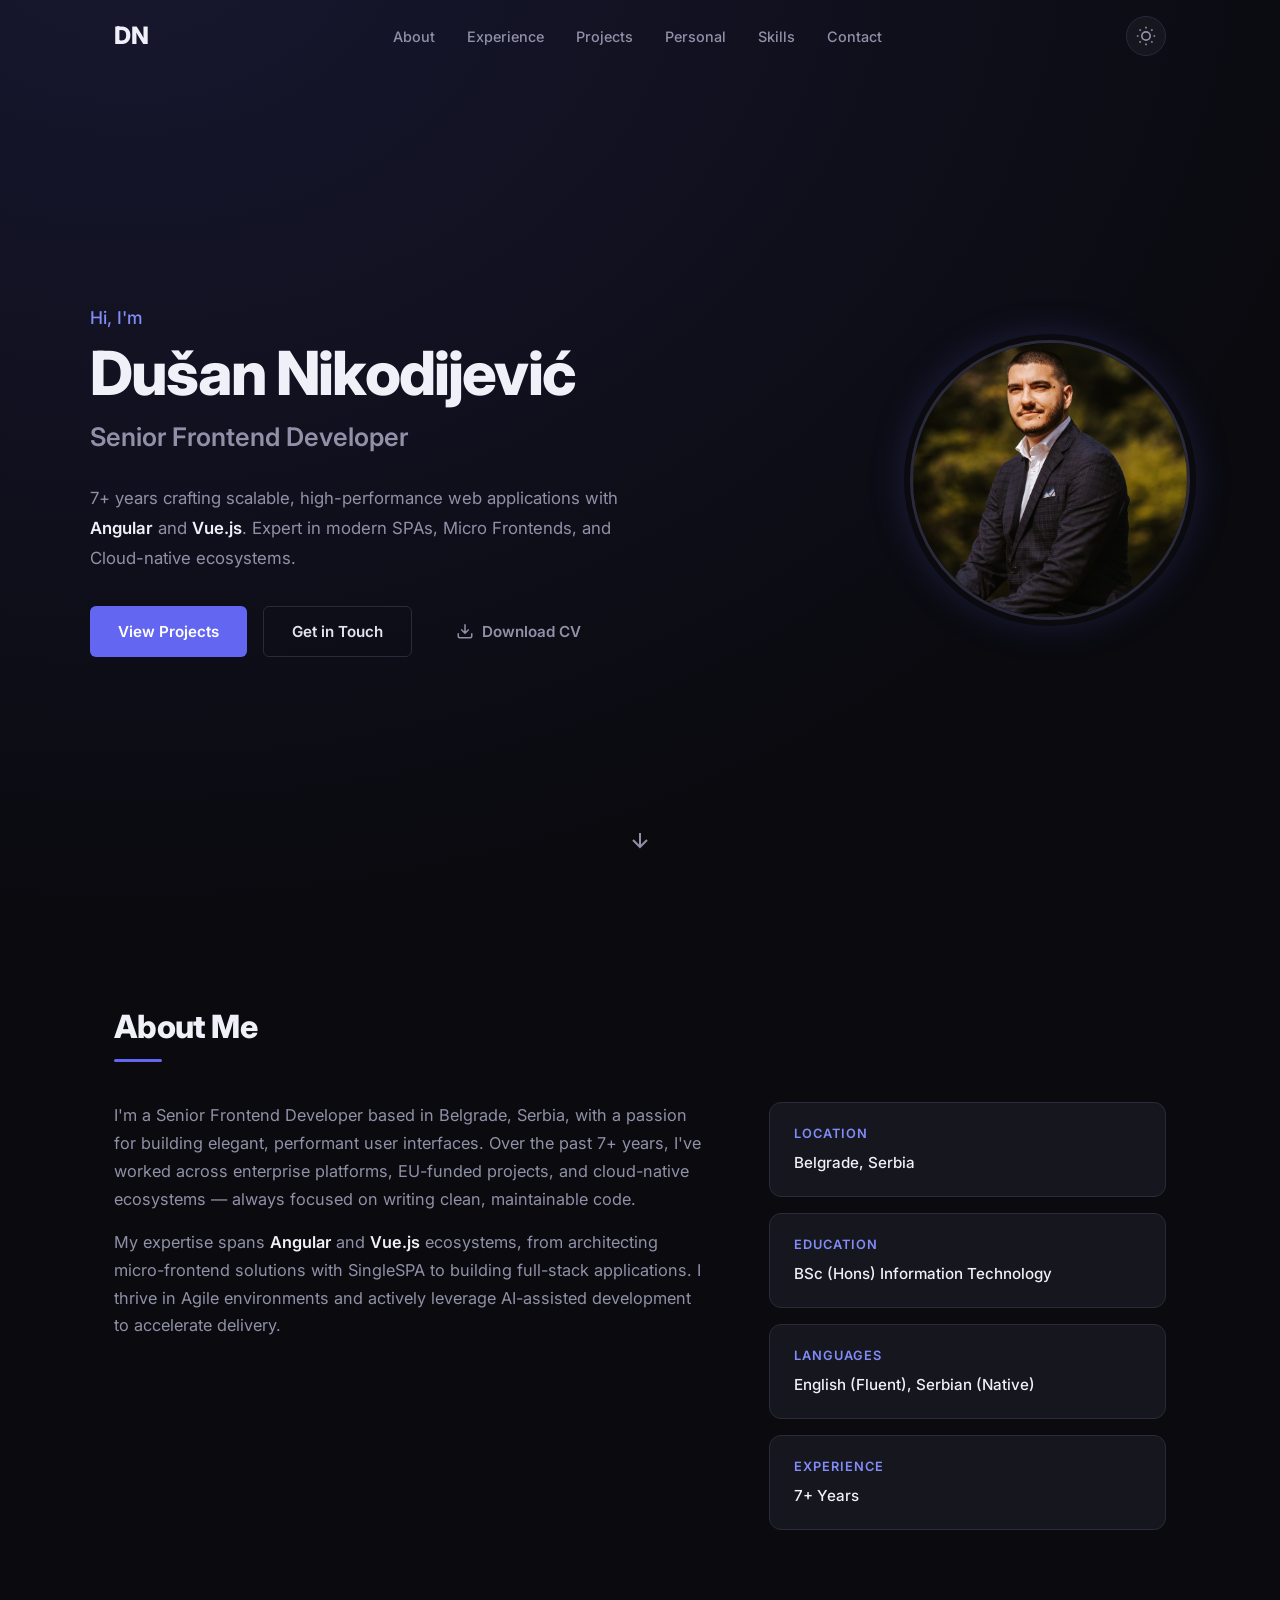
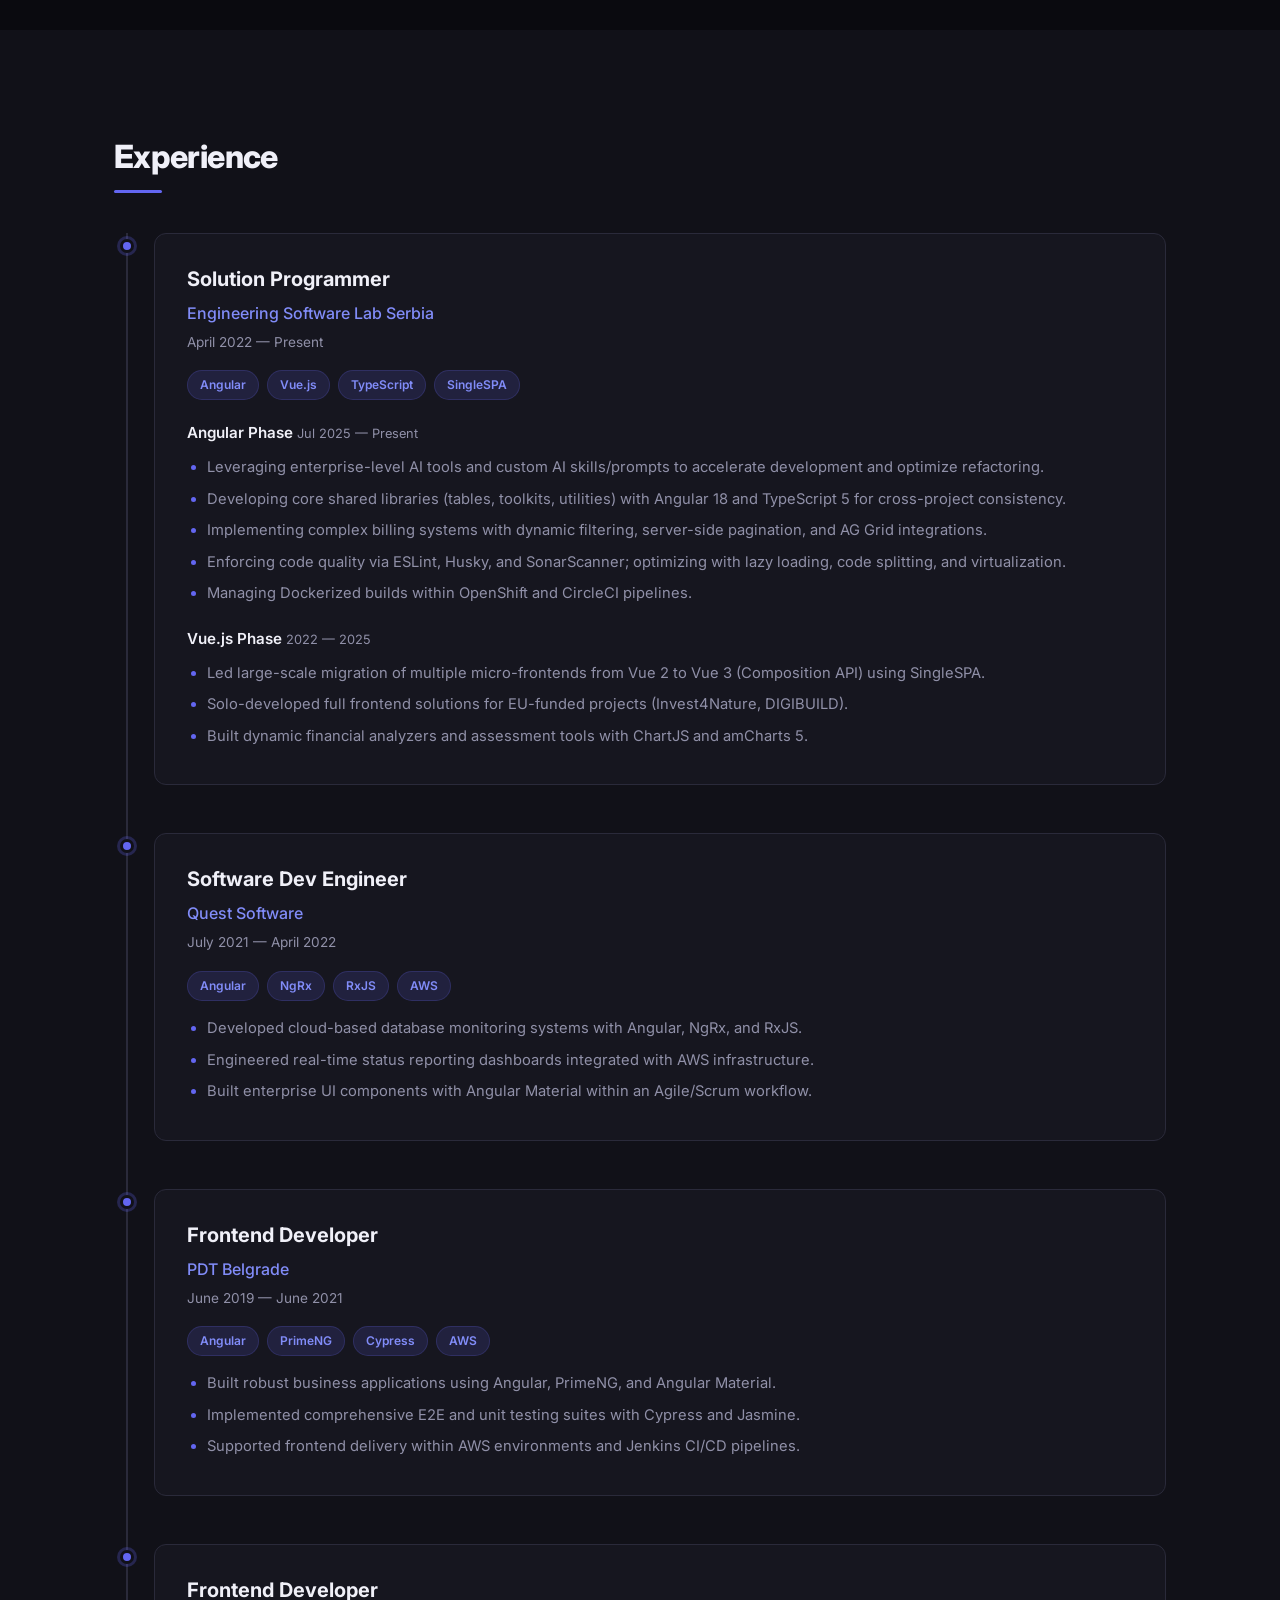
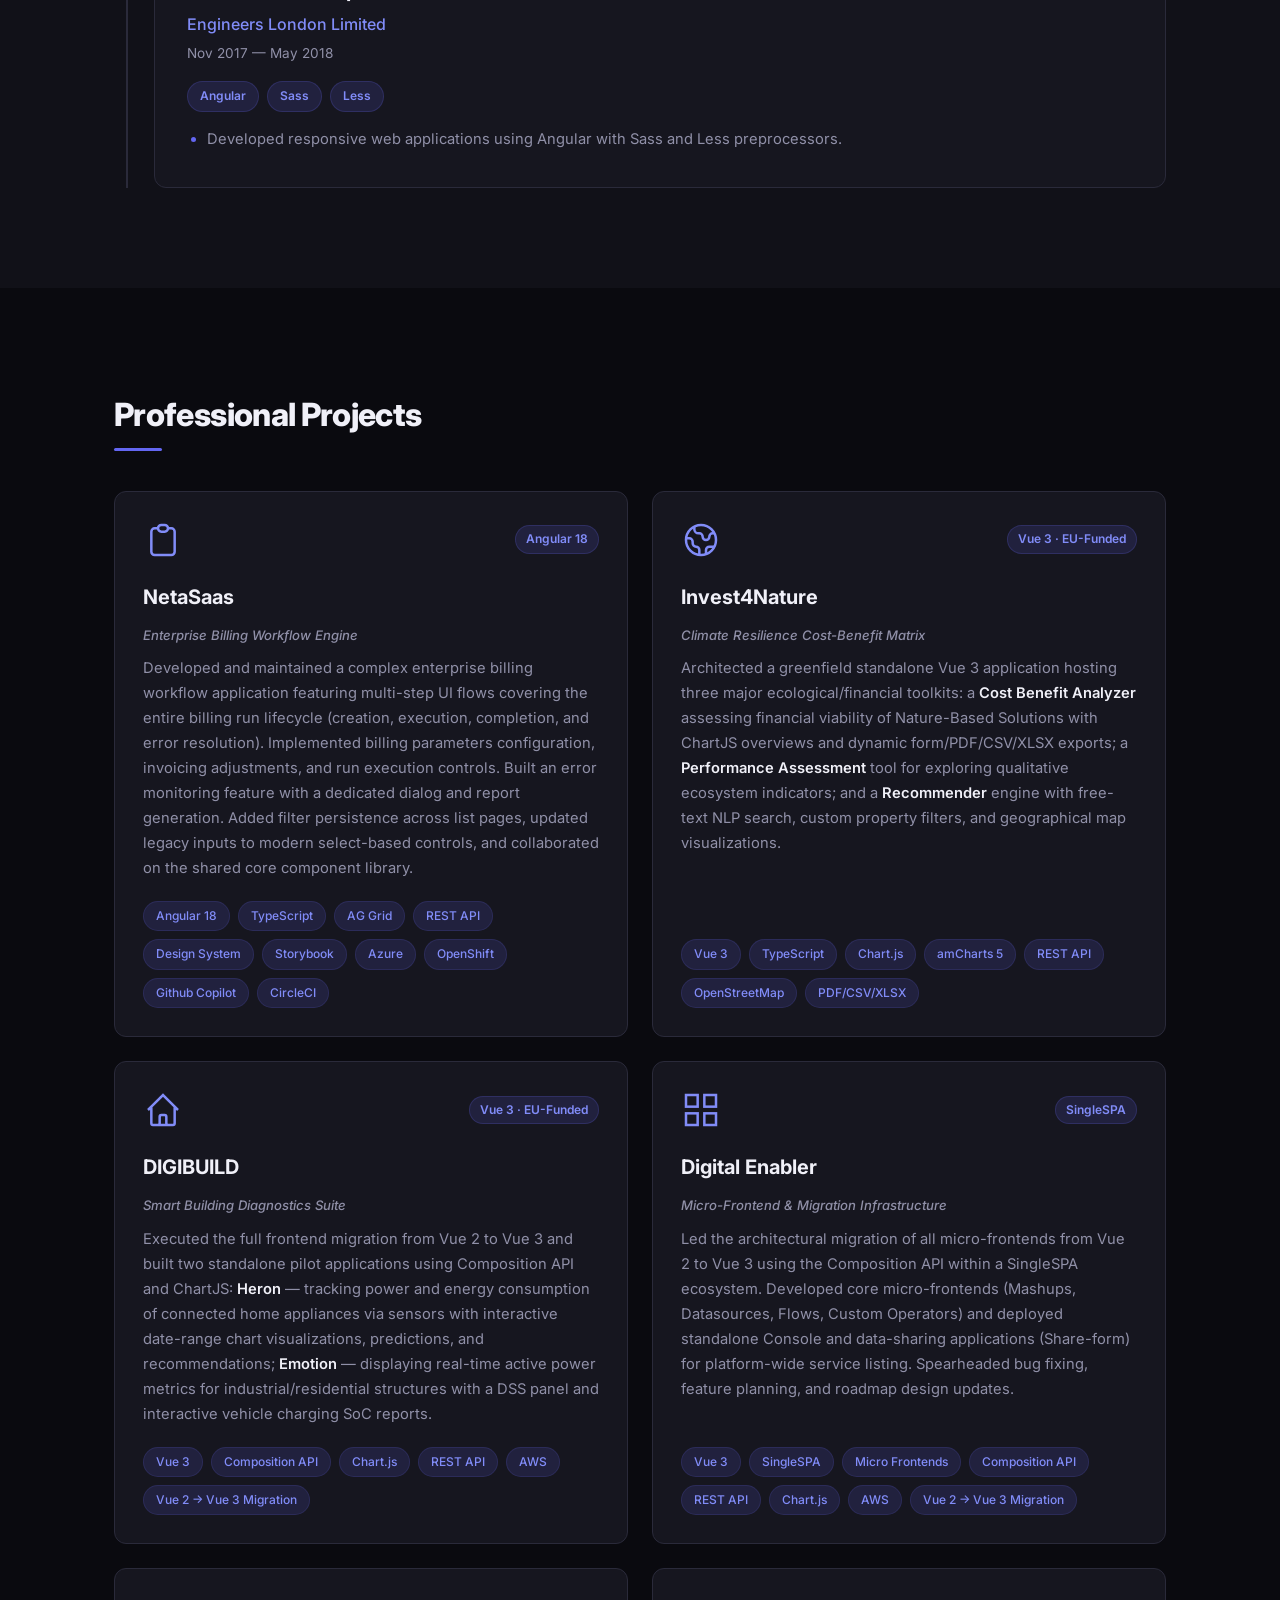
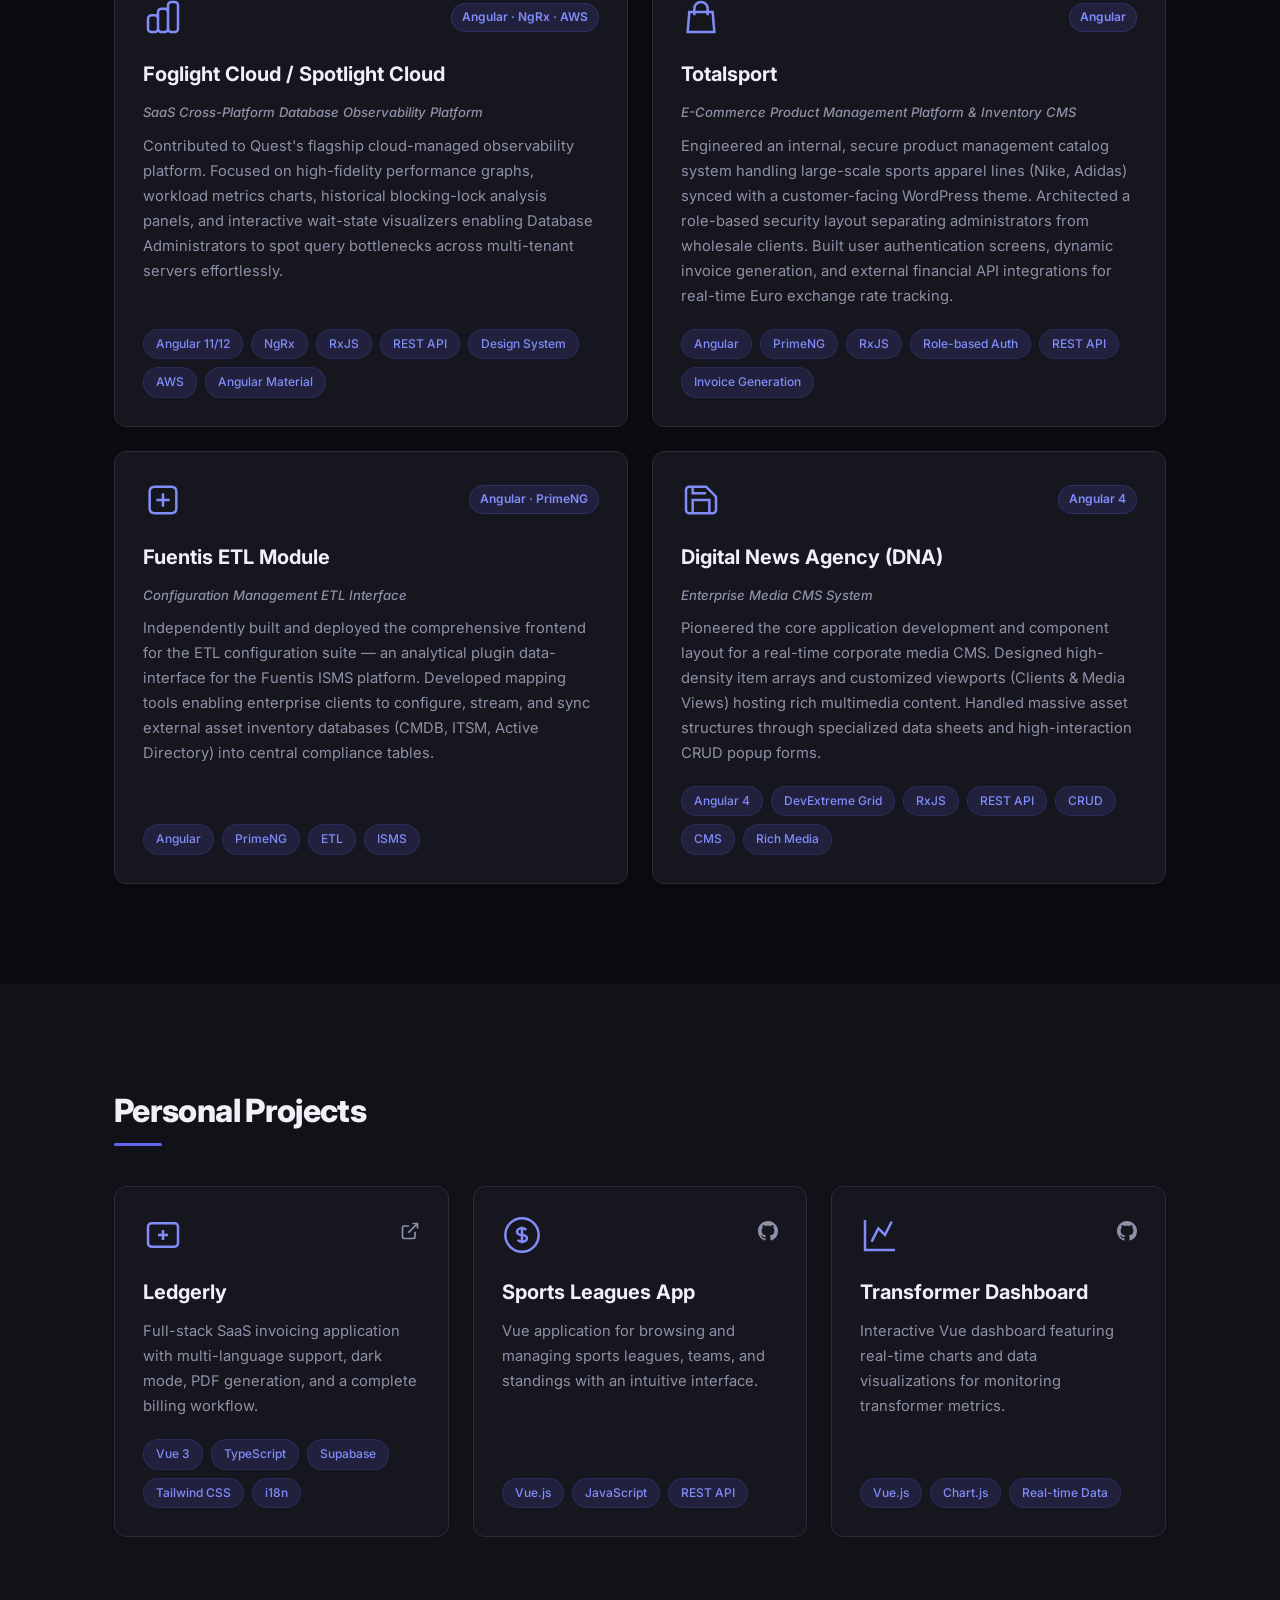
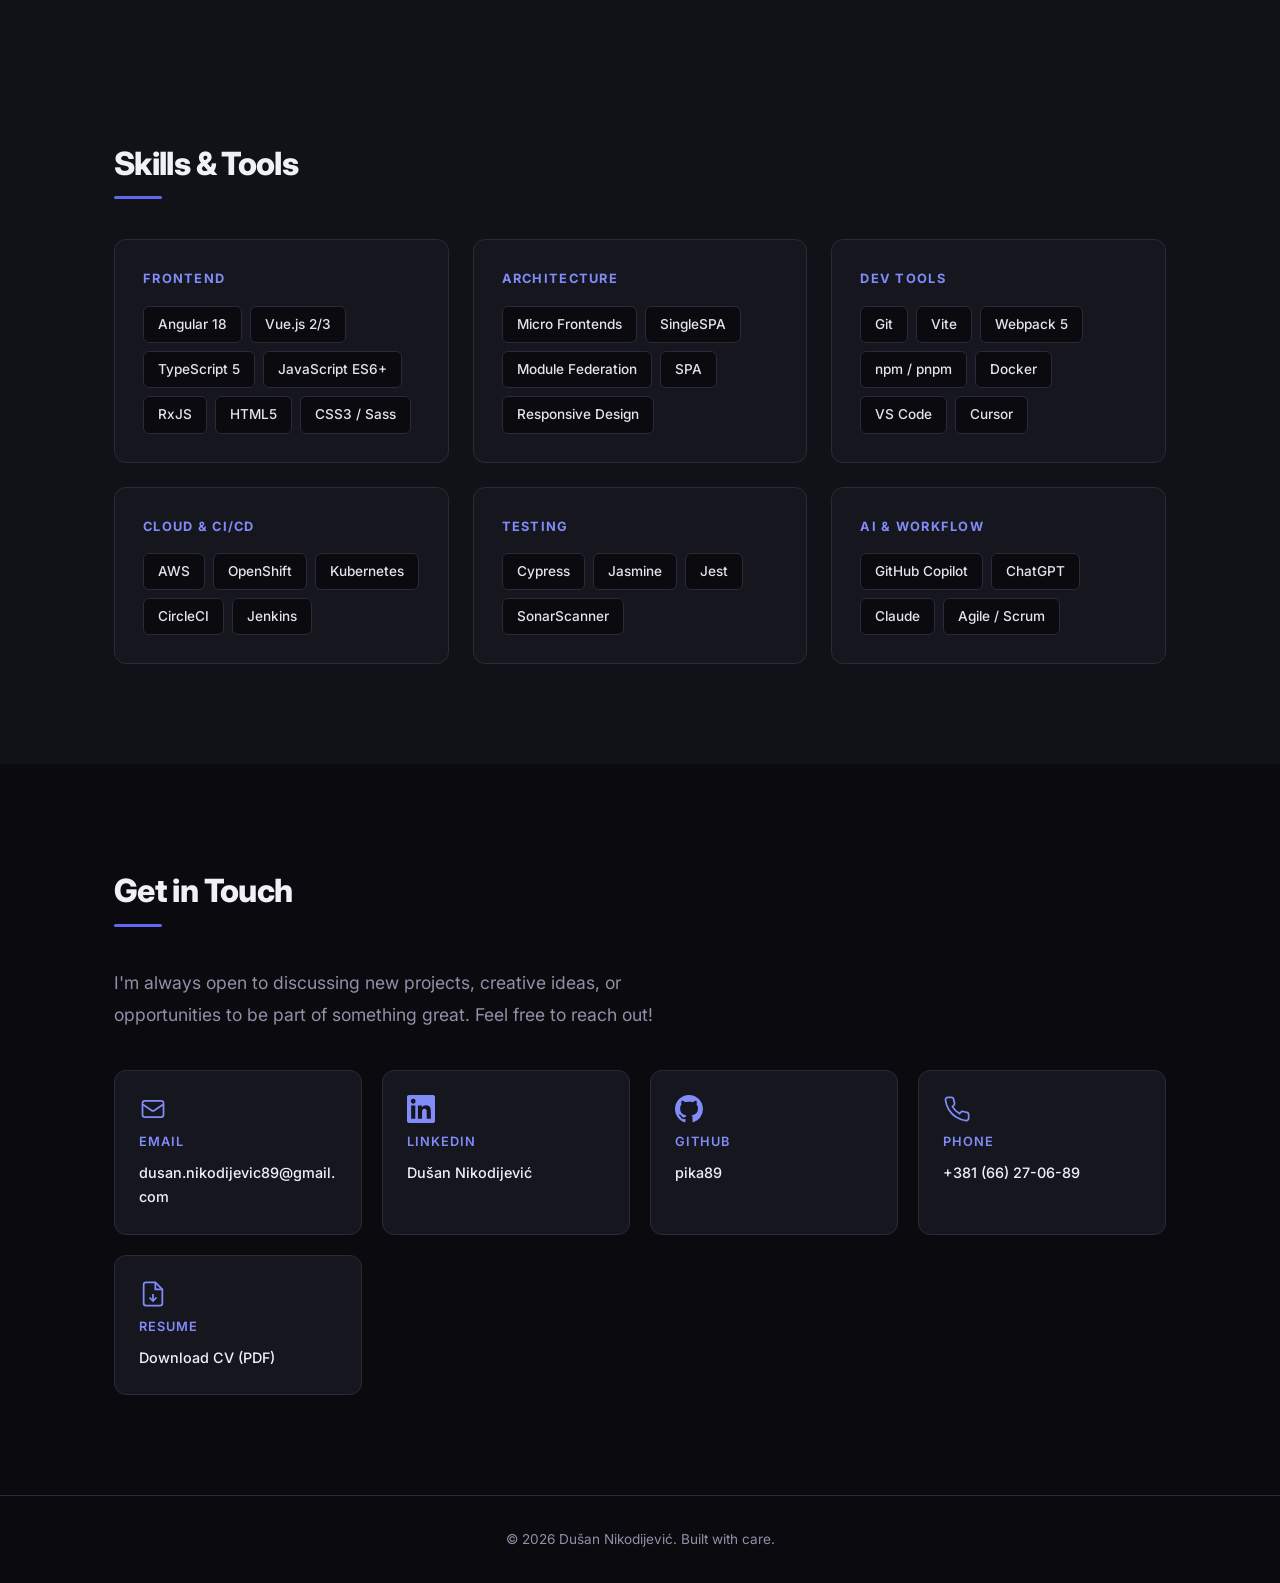
<file: index.html>
<!DOCTYPE html>
<html lang="en">

<head>
  <meta charset="UTF-8">
  <meta name="viewport" content="width=device-width, initial-scale=1.0">
  <title>Dušan Nikodijević — Senior Frontend Developer</title>
  <meta name="description"
    content="Portfolio of Dušan Nikodijević — Senior Frontend Developer specializing in Angular, Vue.js, and scalable web applications.">

  <!-- Open Graph -->
  <meta property="og:type" content="website">
  <meta property="og:url" content="https://pika89.github.io/">
  <meta property="og:title" content="Dušan Nikodijević — Senior Frontend Developer">
  <meta property="og:description" content="7+ years building scalable web apps with Angular & Vue.js. Expert in SPAs, Micro Frontends, and Cloud-native ecosystems.">
  <meta property="og:image" content="https://pika89.github.io/profile-picture.jpg">

  <!-- Twitter Card -->
  <meta name="twitter:card" content="summary">
  <meta name="twitter:title" content="Dušan Nikodijević — Senior Frontend Developer">
  <meta name="twitter:description" content="7+ years building scalable web apps with Angular & Vue.js. Expert in SPAs, Micro Frontends, and Cloud-native ecosystems.">
  <meta name="twitter:image" content="https://pika89.github.io/profile-picture.jpg">

  <meta name="theme-color" content="#6366f1">
  <link rel="icon" href="favicon.svg" type="image/svg+xml">
  <link rel="preconnect" href="https://fonts.googleapis.com">
  <link rel="preconnect" href="https://fonts.gstatic.com" crossorigin>
  <link href="https://fonts.googleapis.com/css2?family=Inter:wght@400;500;600;700;800&display=swap" rel="stylesheet">
  <link rel="stylesheet" href="css/main.css">
  <script>
    document.documentElement.setAttribute('data-theme',
      localStorage.getItem('theme') ?? 'dark'
    );
  </script>
</head>

<body>
  <a href="#about" class="skip-link">Skip to main content</a>

  <!-- Navigation -->
  <nav class="nav" id="nav" role="navigation" aria-label="Main navigation">
    <div class="nav__inner">
      <a href="#" class="nav__logo">DN</a>
      <button class="nav__toggle" id="navToggle" aria-label="Toggle navigation">
        <span></span><span></span><span></span>
      </button>
      <ul class="nav__links" id="navLinks">
        <li><a href="#about">About</a></li>
        <li><a href="#experience">Experience</a></li>
        <li><a href="#professional-projects">Projects</a></li>
        <li><a href="#projects">Personal</a></li>
        <li><a href="#skills">Skills</a></li>
        <li><a href="#contact">Contact</a></li>
      </ul>
      <button class="theme-toggle" id="themeToggle" aria-label="Toggle light/dark theme">
        <svg class="theme-toggle__icon theme-toggle__icon--sun" viewBox="0 0 24 24" fill="none" stroke="currentColor" stroke-width="2" width="20" height="20">
          <circle cx="12" cy="12" r="5"/><path d="M12 1v2M12 21v2M4.22 4.22l1.42 1.42M18.36 18.36l1.42 1.42M1 12h2M21 12h2M4.22 19.78l1.42-1.42M18.36 5.64l1.42-1.42"/>
        </svg>
        <svg class="theme-toggle__icon theme-toggle__icon--moon" viewBox="0 0 24 24" fill="none" stroke="currentColor" stroke-width="2" width="20" height="20">
          <path d="M21 12.79A9 9 0 1111.21 3 7 7 0 0021 12.79z"/>
        </svg>
      </button>
    </div>
  </nav>

  <!-- Hero -->
  <section class="hero" id="hero">
    <div class="hero__content">
      <div class="hero__text">
        <p class="hero__greeting">Hi, I'm</p>
        <h1 class="hero__name">Dušan Nikodijević</h1>
        <h2 class="hero__title">Senior Frontend Developer</h2>
        <p class="hero__summary">
          7+ years crafting scalable, high-performance web applications with
          <strong>Angular</strong> and <strong>Vue.js</strong>. Expert in modern SPAs,
          Micro Frontends, and Cloud-native ecosystems.
        </p>
        <div class="hero__actions">
          <a href="#professional-projects" class="btn btn--primary">View Projects</a>
          <a href="#contact" class="btn btn--outline">Get in Touch</a>
          <a href="Dusan_Nikodijevic_CV.pdf" download class="btn btn--ghost">
            <svg width="18" height="18" viewBox="0 0 24 24" fill="none" stroke="currentColor" stroke-width="2" aria-hidden="true">
              <path d="M21 15v4a2 2 0 01-2 2H5a2 2 0 01-2-2v-4M7 10l5 5 5-5M12 15V3"/>
            </svg>
            Download CV
          </a>
        </div>
      </div>
      <div class="hero__image-wrapper">
        <img src="profile-picture.jpg" alt="Dušan Nikodijević" class="hero__image" width="320" height="320">
      </div>
    </div>
    <div class="hero__scroll">
      <a href="#about" aria-label="Scroll down">
        <svg width="24" height="24" viewBox="0 0 24 24" fill="none" stroke="currentColor" stroke-width="2">
          <path d="M12 5v14M5 12l7 7 7-7" />
        </svg>
      </a>
    </div>
  </section>

  <!-- About -->
  <main>
  <section class="section" id="about">
    <div class="container">
      <h2 class="section__heading">About Me</h2>
      <div class="about__grid">
        <div class="about__text">
          <p>
            I'm a Senior Frontend Developer based in Belgrade, Serbia, with a passion for building
            elegant, performant user interfaces. Over the past 7+ years, I've worked across
            enterprise platforms, EU-funded projects, and cloud-native ecosystems — always focused
            on writing clean, maintainable code.
          </p>
          <p>
            My expertise spans <strong>Angular</strong> and <strong>Vue.js</strong> ecosystems,
            from architecting micro-frontend solutions with SingleSPA to building full-stack
            applications. I thrive in Agile environments and actively leverage AI-assisted
            development to accelerate delivery.
          </p>
        </div>
        <div class="about__details">
          <div class="about__detail">
            <span class="about__detail-label">Location</span>
            <span class="about__detail-value">Belgrade, Serbia</span>
          </div>
          <div class="about__detail">
            <span class="about__detail-label">Education</span>
            <span class="about__detail-value">BSc (Hons) Information Technology</span>
          </div>
          <div class="about__detail">
            <span class="about__detail-label">Languages</span>
            <span class="about__detail-value">English (Fluent), Serbian (Native)</span>
          </div>
          <div class="about__detail">
            <span class="about__detail-label">Experience</span>
            <span class="about__detail-value">7+ Years</span>
          </div>
        </div>
      </div>
    </div>
  </section>

  <!-- Experience -->
  <section class="section section--alt" id="experience">
    <div class="container">
      <h2 class="section__heading">Experience</h2>
      <div class="timeline">

        <div class="timeline__item">
          <div class="timeline__marker"></div>
          <div class="timeline__content">
            <div class="timeline__header">
              <h3>Solution Programmer</h3>
              <span class="timeline__company">Engineering Software Lab Serbia</span>
              <span class="timeline__date">April 2022 — Present</span>
            </div>
            <div class="timeline__badge-group">
              <span class="timeline__badge">Angular</span>
              <span class="timeline__badge">Vue.js</span>
              <span class="timeline__badge">TypeScript</span>
              <span class="timeline__badge">SingleSPA</span>
            </div>
            <div class="timeline__phase">
              <h4>Angular Phase <span class="timeline__phase-date">Jul 2025 — Present</span></h4>
              <ul>
                <li>Leveraging enterprise-level AI tools and custom AI skills/prompts to accelerate development and optimize refactoring.</li>
                <li>Developing core shared libraries (tables, toolkits, utilities) with Angular 18 and TypeScript 5 for cross-project consistency.</li>
                <li>Implementing complex billing systems with dynamic filtering, server-side pagination, and AG Grid integrations.</li>
                <li>Enforcing code quality via ESLint, Husky, and SonarScanner; optimizing with lazy loading, code splitting, and virtualization.</li>
                <li>Managing Dockerized builds within OpenShift and CircleCI pipelines.</li>
              </ul>
            </div>
            <div class="timeline__phase">
              <h4>Vue.js Phase <span class="timeline__phase-date">2022 — 2025</span></h4>
              <ul>
                <li>Led large-scale migration of multiple micro-frontends from Vue 2 to Vue 3 (Composition API) using SingleSPA.</li>
                <li>Solo-developed full frontend solutions for EU-funded projects (Invest4Nature, DIGIBUILD).</li>
                <li>Built dynamic financial analyzers and assessment tools with ChartJS and amCharts 5.</li>
              </ul>
            </div>
          </div>
        </div>

        <div class="timeline__item">
          <div class="timeline__marker"></div>
          <div class="timeline__content">
            <div class="timeline__header">
              <h3>Software Dev Engineer</h3>
              <span class="timeline__company">Quest Software</span>
              <span class="timeline__date">July 2021 — April 2022</span>
            </div>
            <div class="timeline__badge-group">
              <span class="timeline__badge">Angular</span>
              <span class="timeline__badge">NgRx</span>
              <span class="timeline__badge">RxJS</span>
              <span class="timeline__badge">AWS</span>
            </div>
            <ul>
              <li>Developed cloud-based database monitoring systems with Angular, NgRx, and RxJS.</li>
              <li>Engineered real-time status reporting dashboards integrated with AWS infrastructure.</li>
              <li>Built enterprise UI components with Angular Material within an Agile/Scrum workflow.</li>
            </ul>
          </div>
        </div>

        <div class="timeline__item">
          <div class="timeline__marker"></div>
          <div class="timeline__content">
            <div class="timeline__header">
              <h3>Frontend Developer</h3>
              <span class="timeline__company">PDT Belgrade</span>
              <span class="timeline__date">June 2019 — June 2021</span>
            </div>
            <div class="timeline__badge-group">
              <span class="timeline__badge">Angular</span>
              <span class="timeline__badge">PrimeNG</span>
              <span class="timeline__badge">Cypress</span>
              <span class="timeline__badge">AWS</span>
            </div>
            <ul>
              <li>Built robust business applications using Angular, PrimeNG, and Angular Material.</li>
              <li>Implemented comprehensive E2E and unit testing suites with Cypress and Jasmine.</li>
              <li>Supported frontend delivery within AWS environments and Jenkins CI/CD pipelines.</li>
            </ul>
          </div>
        </div>

        <div class="timeline__item">
          <div class="timeline__marker"></div>
          <div class="timeline__content">
            <div class="timeline__header">
              <h3>Frontend Developer</h3>
              <span class="timeline__company">Engineers London Limited</span>
              <span class="timeline__date">Nov 2017 — May 2018</span>
            </div>
            <div class="timeline__badge-group">
              <span class="timeline__badge">Angular</span>
              <span class="timeline__badge">Sass</span>
              <span class="timeline__badge">Less</span>
            </div>
            <ul>
              <li>Developed responsive web applications using Angular with Sass and Less preprocessors.</li>
            </ul>
          </div>
        </div>
      </div>
    </div>
  </section>

  <!-- Professional Projects -->
  <section class="section" id="professional-projects">
    <div class="container">
      <h2 class="section__heading">Professional Projects</h2>
      <div class="projects__grid projects__grid--wide">

        <article class="project-card project-card--pro">
          <div class="project-card__header">
            <svg class="project-card__icon" viewBox="0 0 24 24" fill="none" stroke="currentColor" stroke-width="1.5">
              <path d="M9 5H7a2 2 0 00-2 2v12a2 2 0 002 2h10a2 2 0 002-2V7a2 2 0 00-2-2h-2M9 5a2 2 0 002 2h2a2 2 0 002-2M9 5a2 2 0 012-2h2a2 2 0 012 2"/>
            </svg>
            <span class="project-card__scope">Angular 18</span>
          </div>
          <h3 class="project-card__title">NetaSaas</h3>
          <p class="project-card__scope-label">Enterprise Billing Workflow Engine</p>
          <p class="project-card__description">
            Developed and maintained a complex enterprise billing workflow application featuring multi-step UI flows
            covering the entire billing run lifecycle (creation, execution, completion, and error resolution).
            Implemented billing parameters configuration, invoicing adjustments, and run execution controls.
            Built an error monitoring feature with a dedicated dialog and report generation. Added filter
            persistence across list pages, updated legacy inputs to modern select-based controls, and
            collaborated on the shared core component library.
          </p>
          <ul class="project-card__tags">
            <li>Angular 18</li>
            <li>TypeScript</li>
            <li>AG Grid</li>
            <li>REST API</li>
            <li>Design System</li>
            <li>Storybook</li>
            <li>Azure</li>
            <li>OpenShift</li>
            <li>Github Copilot</li>
            <li>CircleCI</li>
          </ul>
        </article>

        <article class="project-card project-card--pro">
          <div class="project-card__header">
            <svg class="project-card__icon" viewBox="0 0 24 24" fill="none" stroke="currentColor" stroke-width="1.5">
              <path d="M3.055 11H5a2 2 0 012 2v1a2 2 0 002 2 2 2 0 012 2v2.945M8 3.935V5.5A2.5 2.5 0 0010.5 8h.5a2 2 0 012 2 2 2 0 104 0 2 2 0 012-2h1.064M15 20.488V18a2 2 0 012-2h3.064"/>
              <circle cx="12" cy="12" r="9"/>
            </svg>
            <span class="project-card__scope">Vue 3 · EU-Funded</span>
          </div>
          <h3 class="project-card__title">Invest4Nature</h3>
          <p class="project-card__scope-label">Climate Resilience Cost-Benefit Matrix</p>
          <p class="project-card__description">
            Architected a greenfield standalone Vue 3 application hosting three major ecological/financial toolkits:
            a <strong>Cost Benefit Analyzer</strong> assessing financial viability of Nature-Based Solutions with
            ChartJS overviews and dynamic form/PDF/CSV/XLSX exports; a <strong>Performance Assessment</strong> tool
            for exploring qualitative ecosystem indicators; and a <strong>Recommender</strong> engine with free-text
            NLP search, custom property filters, and geographical map visualizations.
          </p>
          <ul class="project-card__tags">
            <li>Vue 3</li>
            <li>TypeScript</li>
            <li>Chart.js</li>
            <li>amCharts 5</li>
            <li>REST API</li>
            <li>OpenStreetMap</li>
            <li>PDF/CSV/XLSX</li>
          </ul>
        </article>

        <article class="project-card project-card--pro">
          <div class="project-card__header">
            <svg class="project-card__icon" viewBox="0 0 24 24" fill="none" stroke="currentColor" stroke-width="1.5">
              <path d="M3 12l2-2m0 0l7-7 7 7M5 10v10a1 1 0 001 1h3m10-11l2 2m-2-2v10a1 1 0 01-1 1h-3m-6 0a1 1 0 001-1v-4a1 1 0 011-1h2a1 1 0 011 1v4a1 1 0 001 1m-6 0h6"/>
            </svg>
            <span class="project-card__scope">Vue 3 · EU-Funded</span>
          </div>
          <h3 class="project-card__title">DIGIBUILD</h3>
          <p class="project-card__scope-label">Smart Building Diagnostics Suite</p>
          <p class="project-card__description">
            Executed the full frontend migration from Vue 2 to Vue 3 and built two standalone pilot applications
            using Composition API and ChartJS: <strong>Heron</strong> — tracking power and energy consumption
            of connected home appliances via sensors with interactive date-range chart visualizations, predictions,
            and recommendations; <strong>Emotion</strong> — displaying real-time active power metrics for
            industrial/residential structures with a DSS panel and interactive vehicle charging SoC reports.
          </p>
          <ul class="project-card__tags">
            <li>Vue 3</li>
            <li>Composition API</li>
            <li>Chart.js</li>
            <li>REST API</li>
            <li>AWS</li>
            <li>Vue 2 → Vue 3 Migration</li>
          </ul>
        </article>

        <article class="project-card project-card--pro">
          <div class="project-card__header">
            <svg class="project-card__icon" viewBox="0 0 24 24" fill="none" stroke="currentColor" stroke-width="1.5">
              <rect x="3" y="3" width="7" height="7"/><rect x="14" y="3" width="7" height="7"/>
              <rect x="14" y="14" width="7" height="7"/><rect x="3" y="14" width="7" height="7"/>
            </svg>
            <span class="project-card__scope">SingleSPA</span>
          </div>
          <h3 class="project-card__title">Digital Enabler</h3>
          <p class="project-card__scope-label">Micro-Frontend & Migration Infrastructure</p>
          <p class="project-card__description">
            Led the architectural migration of all micro-frontends from Vue 2 to Vue 3 using the Composition API
            within a SingleSPA ecosystem. Developed core micro-frontends (Mashups, Datasources, Flows, Custom
            Operators) and deployed standalone Console and data-sharing applications (Share-form) for platform-wide
            service listing. Spearheaded bug fixing, feature planning, and roadmap design updates.
          </p>
          <ul class="project-card__tags">
            <li>Vue 3</li>
            <li>SingleSPA</li>
            <li>Micro Frontends</li>
            <li>Composition API</li>
            <li>REST API</li>
            <li>Chart.js</li>
            <li>AWS</li>
            <li>Vue 2 → Vue 3 Migration</li>
          </ul>
        </article>

        <article class="project-card project-card--pro">
          <div class="project-card__header">
            <svg class="project-card__icon" viewBox="0 0 24 24" fill="none" stroke="currentColor" stroke-width="1.5">
              <path d="M9 19v-6a2 2 0 00-2-2H5a2 2 0 00-2 2v6a2 2 0 002 2h2a2 2 0 002-2zm0 0V9a2 2 0 012-2h2a2 2 0 012 2v10m-6 0a2 2 0 002 2h2a2 2 0 002-2m0 0V5a2 2 0 012-2h2a2 2 0 012 2v14a2 2 0 01-2 2h-2a2 2 0 01-2-2z"/>
            </svg>
            <span class="project-card__scope">Angular · NgRx · AWS</span>
          </div>
          <h3 class="project-card__title">Foglight Cloud / Spotlight Cloud</h3>
          <p class="project-card__scope-label">SaaS Cross-Platform Database Observability Platform</p>
          <p class="project-card__description">
            Contributed to Quest's flagship cloud-managed observability platform. Focused on high-fidelity
            performance graphs, workload metrics charts, historical blocking-lock analysis panels, and
            interactive wait-state visualizers enabling Database Administrators to spot query bottlenecks
            across multi-tenant servers effortlessly.
          </p>
          <ul class="project-card__tags">
            <li>Angular 11/12</li>
            <li>NgRx</li>
            <li>RxJS</li>
            <li>REST API</li>
            <li>Design System</li>
            <li>AWS</li>
            <li>Angular Material</li>
          </ul>
        </article>

        <article class="project-card project-card--pro">
          <div class="project-card__header">
            <svg class="project-card__icon" viewBox="0 0 24 24" fill="none" stroke="currentColor" stroke-width="1.5">
              <path d="M16 11V7a4 4 0 00-8 0v4M5 9h14l1 12H4L5 9z"/>
            </svg>
            <span class="project-card__scope">Angular</span>
          </div>
          <h3 class="project-card__title">Totalsport</h3>
          <p class="project-card__scope-label">E-Commerce Product Management Platform & Inventory CMS</p>
          <p class="project-card__description">
            Engineered an internal, secure product management catalog system handling large-scale sports
            apparel lines (Nike, Adidas) synced with a customer-facing WordPress theme. Architected a
            role-based security layout separating administrators from wholesale clients. Built user
            authentication screens, dynamic invoice generation, and external financial API integrations
            for real-time Euro exchange rate tracking.
          </p>
          <ul class="project-card__tags">
            <li>Angular</li>
            <li>PrimeNG</li>
            <li>RxJS</li>
            <li>Role-based Auth</li>
            <li>REST API</li>
            <li>Invoice Generation</li>
          </ul>
        </article>

        <article class="project-card project-card--pro">
          <div class="project-card__header">
            <svg class="project-card__icon" viewBox="0 0 24 24" fill="none" stroke="currentColor" stroke-width="1.5">
              <path d="M4 7v10c0 2 1 3 3 3h10c2 0 3-1 3-3V7c0-2-1-3-3-3H7C5 4 4 5 4 7z"/>
              <path d="M8 12h8M12 8v8"/>
            </svg>
            <span class="project-card__scope">Angular · PrimeNG</span>
          </div>
          <h3 class="project-card__title">Fuentis ETL Module</h3>
          <p class="project-card__scope-label">Configuration Management ETL Interface</p>
          <p class="project-card__description">
            Independently built and deployed the comprehensive frontend for the ETL configuration suite —
            an analytical plugin data-interface for the Fuentis ISMS platform. Developed mapping tools
            enabling enterprise clients to configure, stream, and sync external asset inventory databases
            (CMDB, ITSM, Active Directory) into central compliance tables.
          </p>
          <ul class="project-card__tags">
            <li>Angular</li>
            <li>PrimeNG</li>
            <li>ETL</li>
            <li>ISMS</li>
          </ul>
        </article>

        <article class="project-card project-card--pro">
          <div class="project-card__header">
            <svg class="project-card__icon" viewBox="0 0 24 24" fill="none" stroke="currentColor" stroke-width="1.5">
              <path d="M19 20H5a2 2 0 01-2-2V6a2 2 0 012-2h10l6 6v8a2 2 0 01-2 2z"/>
              <path d="M17 20v-8H7v8M7 4v4h8"/>
            </svg>
            <span class="project-card__scope">Angular 4</span>
          </div>
          <h3 class="project-card__title">Digital News Agency (DNA)</h3>
          <p class="project-card__scope-label">Enterprise Media CMS System</p>
          <p class="project-card__description">
            Pioneered the core application development and component layout for a real-time corporate media CMS.
            Designed high-density item arrays and customized viewports (Clients &amp; Media Views) hosting rich
            multimedia content. Handled massive asset structures through specialized data sheets and
            high-interaction CRUD popup forms.
          </p>
          <ul class="project-card__tags">
            <li>Angular 4</li>
            <li>DevExtreme Grid</li>
            <li>RxJS</li>
            <li>REST API</li>
            <li>CRUD</li>
            <li>CMS</li>
            <li>Rich Media</li>
          </ul>
        </article>

      </div>
    </div>
  </section>

  <!--Personal Projects -->
  <section class="section section--alt" id="projects">
    <div class="container">
      <h2 class="section__heading">Personal Projects</h2>
      <div class="projects__grid">

        <article class="project-card">
          <div class="project-card__header">
            <svg class="project-card__icon" viewBox="0 0 24 24" fill="none" stroke="currentColor" stroke-width="1.5">
              <path d="M9 12h6m-3-3v6m-7 4h14a2 2 0 002-2V7a2 2 0 00-2-2H5a2 2 0 00-2 2v10a2 2 0 002 2z" />
            </svg>
            <div class="project-card__links">
              <a href="https://get-ledgerly.netlify.app" target="_blank" rel="noopener noreferrer"
                aria-label="Live demo" class="project-card__link">
                <svg viewBox="0 0 24 24" fill="none" stroke="currentColor" stroke-width="2" width="20" height="20">
                  <path d="M18 13v6a2 2 0 01-2 2H5a2 2 0 01-2-2V8a2 2 0 012-2h6M15 3h6v6M10 14L21 3" />
                </svg>
              </a>
            </div>
          </div>
          <h3 class="project-card__title">Ledgerly</h3>
          <p class="project-card__description">
            Full-stack SaaS invoicing application with multi-language support, dark mode,
            PDF generation, and a complete billing workflow.
          </p>
          <ul class="project-card__tags">
            <li>Vue 3</li>
            <li>TypeScript</li>
            <li>Supabase</li>
            <li>Tailwind CSS</li>
            <li>i18n</li>
          </ul>
        </article>

        <article class="project-card">
          <div class="project-card__header">
            <svg class="project-card__icon" viewBox="0 0 24 24" fill="none" stroke="currentColor" stroke-width="1.5">
              <path
                d="M12 8c-1.657 0-3 .895-3 2s1.343 2 3 2 3 .895 3 2-1.343 2-3 2m0-8c1.11 0 2.08.402 2.599 1M12 8V7m0 1v8m0 0v1m0-1c-1.11 0-2.08-.402-2.599-1" />
              <circle cx="12" cy="12" r="10" />
            </svg>
            <div class="project-card__links">
              <a href="https://github.com/pika89/sports-leagues-app" target="_blank" rel="noopener noreferrer"
                aria-label="GitHub repository" class="project-card__link">
                <svg viewBox="0 0 24 24" fill="currentColor" width="20" height="20">
                  <path
                    d="M12 0C5.37 0 0 5.37 0 12c0 5.31 3.435 9.795 8.205 11.385.6.105.825-.255.825-.57 0-.285-.015-1.23-.015-2.235-3.015.555-3.795-.735-4.035-1.41-.135-.345-.72-1.41-1.23-1.695-.42-.225-1.02-.78-.015-.795.945-.015 1.62.87 1.845 1.23 1.08 1.815 2.805 1.305 3.495.99.105-.78.42-1.305.765-1.605-2.67-.3-5.46-1.335-5.46-5.925 0-1.305.465-2.385 1.23-3.225-.12-.3-.54-1.53.12-3.18 0 0 1.005-.315 3.3 1.23.96-.27 1.98-.405 3-.405s2.04.135 3 .405c2.295-1.56 3.3-1.23 3.3-1.23.66 1.65.24 2.88.12 3.18.765.84 1.23 1.905 1.23 3.225 0 4.605-2.805 5.625-5.475 5.925.435.375.81 1.095.81 2.22 0 1.605-.015 2.895-.015 3.3 0 .315.225.69.825.57A12.02 12.02 0 0024 12c0-6.63-5.37-12-12-12z" />
                </svg>
              </a>
            </div>
          </div>
          <h3 class="project-card__title">Sports Leagues App</h3>
          <p class="project-card__description">
            Vue application for browsing and managing sports leagues, teams, and standings
            with an intuitive interface.
          </p>
          <ul class="project-card__tags">
            <li>Vue.js</li>
            <li>JavaScript</li>
            <li>REST API</li>
          </ul>
        </article>

        <article class="project-card">
          <div class="project-card__header">
            <svg class="project-card__icon" viewBox="0 0 24 24" fill="none" stroke="currentColor" stroke-width="1.5">
              <path d="M3 3v18h18M7 16l4-8 4 4 4-8" />
            </svg>
            <div class="project-card__links">
              <a href="https://github.com/pika89/transformer-dashboard" target="_blank" rel="noopener noreferrer"
                aria-label="GitHub repository" class="project-card__link">
                <svg viewBox="0 0 24 24" fill="currentColor" width="20" height="20">
                  <path
                    d="M12 0C5.37 0 0 5.37 0 12c0 5.31 3.435 9.795 8.205 11.385.6.105.825-.255.825-.57 0-.285-.015-1.23-.015-2.235-3.015.555-3.795-.735-4.035-1.41-.135-.345-.72-1.41-1.23-1.695-.42-.225-1.02-.78-.015-.795.945-.015 1.62.87 1.845 1.23 1.08 1.815 2.805 1.305 3.495.99.105-.78.42-1.305.765-1.605-2.67-.3-5.46-1.335-5.46-5.925 0-1.305.465-2.385 1.23-3.225-.12-.3-.54-1.53.12-3.18 0 0 1.005-.315 3.3 1.23.96-.27 1.98-.405 3-.405s2.04.135 3 .405c2.295-1.56 3.3-1.23 3.3-1.23.66 1.65.24 2.88.12 3.18.765.84 1.23 1.905 1.23 3.225 0 4.605-2.805 5.625-5.475 5.925.435.375.81 1.095.81 2.22 0 1.605-.015 2.895-.015 3.3 0 .315.225.69.825.57A12.02 12.02 0 0024 12c0-6.63-5.37-12-12-12z" />
                </svg>
              </a>
            </div>
          </div>
          <h3 class="project-card__title">Transformer Dashboard</h3>
          <p class="project-card__description">
            Interactive Vue dashboard featuring real-time charts and data visualizations
            for monitoring transformer metrics.
          </p>
          <ul class="project-card__tags">
            <li>Vue.js</li>
            <li>Chart.js</li>
            <li>Real-time Data</li>
          </ul>
        </article>
      </div>
    </div>
  </section>

  <!-- Skills -->
  <section class="section section--alt" id="skills">
    <div class="container">
      <h2 class="section__heading">Skills & Tools</h2>
      <div class="skills__grid">
        <div class="skill-group">
          <h3 class="skill-group__title">Frontend</h3>
          <div class="skill-group__tags">
            <span>Angular 18</span>
            <span>Vue.js 2/3</span>
            <span>TypeScript 5</span>
            <span>JavaScript ES6+</span>
            <span>RxJS</span>
            <span>HTML5</span>
            <span>CSS3 / Sass</span>
          </div>
        </div>
        <div class="skill-group">
          <h3 class="skill-group__title">Architecture</h3>
          <div class="skill-group__tags">
            <span>Micro Frontends</span>
            <span>SingleSPA</span>
            <span>Module Federation</span>
            <span>SPA</span>
            <span>Responsive Design</span>
          </div>
        </div>
        <div class="skill-group">
          <h3 class="skill-group__title">Dev Tools</h3>
          <div class="skill-group__tags">
            <span>Git</span>
            <span>Vite</span>
            <span>Webpack 5</span>
            <span>npm / pnpm</span>
            <span>Docker</span>
            <span>VS Code</span>
            <span>Cursor</span>
          </div>
        </div>
        <div class="skill-group">
          <h3 class="skill-group__title">Cloud & CI/CD</h3>
          <div class="skill-group__tags">
            <span>AWS</span>
            <span>OpenShift</span>
            <span>Kubernetes</span>
            <span>CircleCI</span>
            <span>Jenkins</span>
          </div>
        </div>
        <div class="skill-group">
          <h3 class="skill-group__title">Testing</h3>
          <div class="skill-group__tags">
            <span>Cypress</span>
            <span>Jasmine</span>
            <span>Jest</span>
            <span>SonarScanner</span>
          </div>
        </div>
        <div class="skill-group">
          <h3 class="skill-group__title">AI & Workflow</h3>
          <div class="skill-group__tags">
            <span>GitHub Copilot</span>
            <span>ChatGPT</span>
            <span>Claude</span>
            <span>Agile / Scrum</span>
          </div>
        </div>
      </div>
    </div>
  </section>

  <!-- Contact -->
  <section class="section" id="contact">
    <div class="container">
      <h2 class="section__heading">Get in Touch</h2>
      <p class="contact__intro">
        I'm always open to discussing new projects, creative ideas, or opportunities to be
        part of something great. Feel free to reach out!
      </p>
      <div class="contact__links">
        <a href="mailto:dusan.nikodijevic89@gmail.com" class="contact__card">
          <svg viewBox="0 0 24 24" fill="none" stroke="currentColor" stroke-width="1.5" width="28" height="28">
            <path d="M3 8l7.89 5.26a2 2 0 002.22 0L21 8M5 19h14a2 2 0 002-2V7a2 2 0 00-2-2H5a2 2 0 00-2 2v10a2 2 0 002 2z" />
          </svg>
          <span class="contact__card-label">Email</span>
          <span class="contact__card-value">dusan.nikodijevic89@gmail.com</span>
        </a>
        <a href="https://www.linkedin.com/in/dusan-nikodijevic-549bb680" target="_blank" rel="noopener noreferrer"
          class="contact__card">
          <svg viewBox="0 0 24 24" fill="currentColor" width="28" height="28">
            <path
              d="M20.447 20.452h-3.554v-5.569c0-1.328-.027-3.037-1.852-3.037-1.853 0-2.136 1.445-2.136 2.939v5.667H9.351V9h3.414v1.561h.046c.477-.9 1.637-1.85 3.37-1.85 3.601 0 4.267 2.37 4.267 5.455v6.286zM5.337 7.433a2.062 2.062 0 01-2.063-2.065 2.064 2.064 0 112.063 2.065zm1.782 13.019H3.555V9h3.564v11.452zM22.225 0H1.771C.792 0 0 .774 0 1.729v20.542C0 23.227.792 24 1.771 24h20.451C23.2 24 24 23.227 24 22.271V1.729C24 .774 23.2 0 22.222 0h.003z" />
          </svg>
          <span class="contact__card-label">LinkedIn</span>
          <span class="contact__card-value">Dušan Nikodijević</span>
        </a>
        <a href="https://github.com/pika89" target="_blank" rel="noopener noreferrer" class="contact__card">
          <svg viewBox="0 0 24 24" fill="currentColor" width="28" height="28">
            <path
              d="M12 0C5.37 0 0 5.37 0 12c0 5.31 3.435 9.795 8.205 11.385.6.105.825-.255.825-.57 0-.285-.015-1.23-.015-2.235-3.015.555-3.795-.735-4.035-1.41-.135-.345-.72-1.41-1.23-1.695-.42-.225-1.02-.78-.015-.795.945-.015 1.62.87 1.845 1.23 1.08 1.815 2.805 1.305 3.495.99.105-.78.42-1.305.765-1.605-2.67-.3-5.46-1.335-5.46-5.925 0-1.305.465-2.385 1.23-3.225-.12-.3-.54-1.53.12-3.18 0 0 1.005-.315 3.3 1.23.96-.27 1.98-.405 3-.405s2.04.135 3 .405c2.295-1.56 3.3-1.23 3.3-1.23.66 1.65.24 2.88.12 3.18.765.84 1.23 1.905 1.23 3.225 0 4.605-2.805 5.625-5.475 5.925.435.375.81 1.095.81 2.22 0 1.605-.015 2.895-.015 3.3 0 .315.225.69.825.57A12.02 12.02 0 0024 12c0-6.63-5.37-12-12-12z" />
          </svg>
          <span class="contact__card-label">GitHub</span>
          <span class="contact__card-value">pika89</span>
        </a>
        <a href="tel:+381662706089" class="contact__card">
          <svg viewBox="0 0 24 24" fill="none" stroke="currentColor" stroke-width="1.5" width="28" height="28">
            <path
              d="M22 16.92v3a2 2 0 01-2.18 2 19.79 19.79 0 01-8.63-3.07 19.5 19.5 0 01-6-6 19.79 19.79 0 01-3.07-8.67A2 2 0 014.11 2h3a2 2 0 012 1.72c.127.96.362 1.903.7 2.81a2 2 0 01-.45 2.11L8.09 9.91a16 16 0 006 6l1.27-1.27a2 2 0 012.11-.45c.907.338 1.85.573 2.81.7A2 2 0 0122 16.92z" />
          </svg>
          <span class="contact__card-label">Phone</span>
          <span class="contact__card-value">+381 (66) 27-06-89</span>
        </a>
        <a href="Dusan_Nikodijevic_CV.pdf" download class="contact__card">
          <svg viewBox="0 0 24 24" fill="none" stroke="currentColor" stroke-width="1.5" width="28" height="28">
            <path d="M14 2H6a2 2 0 00-2 2v16a2 2 0 002 2h12a2 2 0 002-2V8z"/>
            <polyline points="14 2 14 8 20 8"/>
            <line x1="12" y1="18" x2="12" y2="12"/>
            <polyline points="9 15 12 18 15 15"/>
          </svg>
          <span class="contact__card-label">Resume</span>
          <span class="contact__card-value">Download CV (PDF)</span>
        </a>
      </div>
    </div>
  </section>

  </main>

  <button class="back-to-top" id="backToTop" aria-label="Back to top">
    <svg width="20" height="20" viewBox="0 0 24 24" fill="none" stroke="currentColor" stroke-width="2.5">
      <path d="M18 15l-6-6-6 6"/>
    </svg>
  </button>

  <!-- Footer -->
  <footer class="footer">
    <div class="container">
      <p>&copy; 2026 Dušan Nikodijević. Built with care.</p>
    </div>
  </footer>

  <script>
    const nav = document.getElementById('nav');
    const navToggle = document.getElementById('navToggle');
    const navLinks = document.getElementById('navLinks');
    const navAnchors = navLinks.querySelectorAll('a');
    const themeToggle = document.getElementById('themeToggle');
    const backToTop = document.getElementById('backToTop');
    const root = document.documentElement;

    // --- Theme toggle ---
    const savedTheme = localStorage.getItem('theme');
    const prefersDark = window.matchMedia('(prefers-color-scheme: dark)').matches;
    const initialTheme = savedTheme ?? (prefersDark ? 'dark' : 'dark');
    root.setAttribute('data-theme', initialTheme);

    themeToggle.addEventListener('click', () => {
      const next = root.getAttribute('data-theme') === 'dark' ? 'light' : 'dark';
      root.setAttribute('data-theme', next);
      localStorage.setItem('theme', next);
    });

    // --- Scroll: nav background + back-to-top visibility ---
    window.addEventListener('scroll', () => {
      nav.classList.toggle('nav--scrolled', window.scrollY > 50);
      backToTop.classList.toggle('back-to-top--visible', window.scrollY > 600);
    });

    backToTop.addEventListener('click', () => {
      window.scrollTo({ top: 0, behavior: 'smooth' });
    });

    // --- Mobile nav ---
    navToggle.addEventListener('click', () => {
      navLinks.classList.toggle('nav__links--open');
      navToggle.classList.toggle('nav__toggle--active');
    });

    navAnchors.forEach(link => {
      link.addEventListener('click', () => {
        navLinks.classList.remove('nav__links--open');
        navToggle.classList.remove('nav__toggle--active');
      });
    });

    // --- Scroll animations ---
    const animateObserver = new IntersectionObserver((entries) => {
      entries.forEach(entry => {
        if (entry.isIntersecting) {
          entry.target.classList.add('animate-in');
          animateObserver.unobserve(entry.target);
        }
      });
    }, { threshold: 0.1, rootMargin: '0px 0px -60px 0px' });

    document.querySelectorAll(
      '.timeline__item, .project-card, .skill-group, .about__detail, .contact__card'
    ).forEach(el => animateObserver.observe(el));

    // --- Active nav section highlighting ---
    const sections = document.querySelectorAll('section[id]');
    const sectionObserver = new IntersectionObserver((entries) => {
      entries.forEach(entry => {
        if (entry.isIntersecting) {
          const id = entry.target.getAttribute('id');
          navAnchors.forEach(a => {
            a.classList.toggle('nav__link--active', a.getAttribute('href') === '#' + id);
          });
        }
      });
    }, { threshold: 0.2, rootMargin: '-80px 0px -40% 0px' });

    sections.forEach(section => sectionObserver.observe(section));
  </script>
</body>

</html>
</file>
<file: css/main.css>
/* ===== Custom Properties ===== */
:root,
[data-theme="dark"] {
  --color-bg: #0a0a0f;
  --color-bg-alt: #111118;
  --color-surface: #16161f;
  --color-surface-hover: #1e1e2a;
  --color-border: #2a2a3a;
  --color-text: #e4e4ed;
  --color-text-muted: #9090a8;
  --color-heading: #f0f0f8;
  --color-accent: #6366f1;
  --color-accent-light: #818cf8;
  --color-accent-glow: rgba(99, 102, 241, 0.15);
  --color-accent-glow-strong: rgba(99, 102, 241, 0.25);
  --color-nav-scrolled: rgba(10, 10, 15, 0.85);
  --color-shadow: rgba(0, 0, 0, 0.3);
  --font-sans: 'Inter', -apple-system, BlinkMacSystemFont, 'Segoe UI', sans-serif;
  --radius-sm: 6px;
  --radius-md: 12px;
  --radius-lg: 20px;
  --transition: 0.3s cubic-bezier(0.4, 0, 0.2, 1);
  --container-max: 1100px;
}

[data-theme="light"] {
  --color-bg: #f8f9fc;
  --color-bg-alt: #eef0f5;
  --color-surface: #ffffff;
  --color-surface-hover: #f0f2f7;
  --color-border: #d5d9e2;
  --color-text: #3b3f51;
  --color-text-muted: #6b7280;
  --color-heading: #111827;
  --color-accent: #4f46e5;
  --color-accent-light: #6366f1;
  --color-accent-glow: rgba(79, 70, 229, 0.08);
  --color-accent-glow-strong: rgba(79, 70, 229, 0.15);
  --color-nav-scrolled: rgba(248, 249, 252, 0.9);
  --color-shadow: rgba(0, 0, 0, 0.08);
}

/* ===== Skip Link (Accessibility) ===== */
.skip-link {
  position: absolute;
  top: -100%;
  left: 16px;
  z-index: 200;
  padding: 12px 24px;
  background: var(--color-accent);
  color: #fff;
  border-radius: var(--radius-sm);
  font-weight: 600;
  font-size: 0.9rem;
  transition: top 0.2s ease;
}

.skip-link:focus {
  top: 16px;
  color: #fff;
}

/* ===== Reset & Base ===== */
*,
*::before,
*::after {
  box-sizing: border-box;
  margin: 0;
  padding: 0;
}

html {
  scroll-behavior: smooth;
  scroll-padding-top: 80px;
}

body {
  font-family: var(--font-sans);
  background-color: var(--color-bg);
  color: var(--color-text);
  line-height: 1.7;
  -webkit-font-smoothing: antialiased;
  -moz-osx-font-smoothing: grayscale;
  transition: background-color 0.4s ease, color 0.4s ease;
}

[data-theme="dark"] { color-scheme: dark; }
[data-theme="light"] { color-scheme: light; }

a {
  color: var(--color-accent-light);
  text-decoration: none;
  transition: color var(--transition);
}

a:hover {
  color: var(--color-accent);
}

/* Focus-visible for keyboard navigation */
a:focus-visible,
button:focus-visible {
  outline: 2px solid var(--color-accent-light);
  outline-offset: 3px;
  border-radius: 2px;
}

.btn:focus-visible {
  outline-offset: 4px;
  border-radius: var(--radius-sm);
}

img {
  max-width: 100%;
  display: block;
}

ul {
  list-style: none;
}

strong {
  color: var(--color-heading);
  font-weight: 600;
}

.container {
  max-width: var(--container-max);
  margin: 0 auto;
  padding: 0 24px;
}

/* ===== Navigation ===== */
.nav {
  position: fixed;
  top: 0;
  left: 0;
  right: 0;
  z-index: 100;
  padding: 16px 0;
  transition: all var(--transition);
  background: transparent;
}

.nav--scrolled {
  background: var(--color-nav-scrolled);
  backdrop-filter: blur(20px);
  -webkit-backdrop-filter: blur(20px);
  border-bottom: 1px solid var(--color-border);
  padding: 10px 0;
}

.nav__inner {
  max-width: var(--container-max);
  margin: 0 auto;
  padding: 0 24px;
  display: flex;
  align-items: center;
  justify-content: space-between;
}

.nav__logo {
  font-size: 1.5rem;
  font-weight: 800;
  color: var(--color-heading);
  letter-spacing: -0.02em;
}

.nav__logo:hover {
  color: var(--color-accent-light);
}

.nav__links {
  display: flex;
  gap: 32px;
}

.nav__links a {
  color: var(--color-text-muted);
  font-size: 0.9rem;
  font-weight: 500;
  position: relative;
  padding-bottom: 4px;
}

.nav__links a::after {
  content: '';
  position: absolute;
  bottom: 0;
  left: 0;
  width: 0;
  height: 2px;
  background: var(--color-accent);
  border-radius: 1px;
  transition: width var(--transition);
}

.nav__links a:hover {
  color: var(--color-heading);
}

.nav__links a:hover::after {
  width: 100%;
}

.nav__link--active {
  color: var(--color-heading) !important;
}

.nav__link--active::after {
  width: 100% !important;
}

.nav__toggle {
  display: none;
  flex-direction: column;
  gap: 5px;
  background: none;
  border: none;
  cursor: pointer;
  padding: 4px;
}

.nav__toggle span {
  display: block;
  width: 24px;
  height: 2px;
  background: var(--color-text);
  border-radius: 2px;
  transition: all var(--transition);
}

.nav__toggle--active span:nth-child(1) {
  transform: rotate(45deg) translate(5px, 5px);
}

.nav__toggle--active span:nth-child(2) {
  opacity: 0;
}

.nav__toggle--active span:nth-child(3) {
  transform: rotate(-45deg) translate(5px, -5px);
}

/* ===== Theme Toggle ===== */
.theme-toggle {
  display: flex;
  align-items: center;
  justify-content: center;
  width: 40px;
  height: 40px;
  border-radius: 50%;
  border: 1px solid var(--color-border);
  background: var(--color-surface);
  cursor: pointer;
  transition: all var(--transition);
  flex-shrink: 0;
}

.theme-toggle:hover {
  border-color: var(--color-accent);
  background: var(--color-accent-glow);
}

.theme-toggle__icon {
  transition: opacity 0.2s ease, transform 0.3s ease;
}

.theme-toggle__icon--sun {
  color: var(--color-text-muted);
}

.theme-toggle__icon--moon {
  display: none;
  color: var(--color-text-muted);
}

[data-theme="light"] .theme-toggle__icon--sun {
  display: none;
}

[data-theme="light"] .theme-toggle__icon--moon {
  display: block;
}

/* ===== Back to Top ===== */
.back-to-top {
  position: fixed;
  bottom: 32px;
  right: 32px;
  z-index: 90;
  width: 44px;
  height: 44px;
  border-radius: 50%;
  border: 1px solid var(--color-border);
  background: var(--color-surface);
  color: var(--color-text-muted);
  cursor: pointer;
  display: flex;
  align-items: center;
  justify-content: center;
  opacity: 0;
  visibility: hidden;
  transform: translateY(12px);
  transition: all var(--transition);
  box-shadow: 0 4px 20px var(--color-shadow);
}

.back-to-top--visible {
  opacity: 1;
  visibility: visible;
  transform: translateY(0);
}

.back-to-top:hover {
  border-color: var(--color-accent);
  color: var(--color-accent-light);
  transform: translateY(-2px);
  box-shadow: 0 8px 30px var(--color-shadow);
}

/* ===== Hero ===== */
.hero {
  min-height: 100vh;
  display: flex;
  flex-direction: column;
  justify-content: center;
  align-items: center;
  padding: 120px 24px 60px;
  position: relative;
  overflow: hidden;
}

.hero::before {
  content: '';
  position: absolute;
  top: -50%;
  left: -50%;
  width: 200%;
  height: 200%;
  background: radial-gradient(
    ellipse at 30% 20%,
    var(--color-accent-glow) 0%,
    transparent 50%
  );
  animation: heroGlow 12s ease-in-out infinite alternate;
  pointer-events: none;
}

@keyframes heroGlow {
  0% { transform: translate(0, 0); }
  100% { transform: translate(5%, 5%); }
}

.hero__content {
  max-width: var(--container-max);
  width: 100%;
  display: flex;
  align-items: center;
  justify-content: space-between;
  gap: 60px;
  position: relative;
  z-index: 1;
}

.hero__text {
  flex: 1;
}

.hero__greeting {
  font-size: 1.1rem;
  color: var(--color-accent-light);
  font-weight: 500;
  margin-bottom: 8px;
  animation: fadeSlideUp 0.6s ease-out both;
}

.hero__name {
  font-size: clamp(2.5rem, 5vw, 3.8rem);
  font-weight: 800;
  color: var(--color-heading);
  line-height: 1.1;
  letter-spacing: -0.03em;
  margin-bottom: 8px;
  animation: fadeSlideUp 0.6s ease-out 0.1s both;
}

.hero__title {
  font-size: clamp(1.2rem, 2.5vw, 1.6rem);
  font-weight: 600;
  color: var(--color-text-muted);
  margin-bottom: 24px;
  animation: fadeSlideUp 0.6s ease-out 0.2s both;
}

.hero__summary {
  font-size: 1.05rem;
  color: var(--color-text-muted);
  max-width: 540px;
  line-height: 1.8;
  margin-bottom: 32px;
  animation: fadeSlideUp 0.6s ease-out 0.3s both;
}

.hero__actions {
  display: flex;
  gap: 16px;
  flex-wrap: wrap;
  animation: fadeSlideUp 0.6s ease-out 0.4s both;
}

.hero__image-wrapper {
  flex-shrink: 0;
  animation: fadeSlideUp 0.8s ease-out 0.3s both;
}

.hero__image {
  width: 280px;
  height: 280px;
  border-radius: 50%;
  object-fit: cover;
  border: 3px solid var(--color-border);
  box-shadow:
    0 0 0 6px var(--color-bg),
    0 0 40px var(--color-accent-glow-strong);
  transition: box-shadow var(--transition);
}

.hero__image:hover {
  box-shadow:
    0 0 0 6px var(--color-bg),
    0 0 60px var(--color-accent-glow-strong);
}

.hero__scroll {
  position: absolute;
  bottom: 40px;
  animation: bounce 2s ease-in-out infinite;
}

.hero__scroll a {
  color: var(--color-text-muted);
}

.hero__scroll a:hover {
  color: var(--color-accent-light);
}

@keyframes bounce {
  0%, 100% { transform: translateY(0); }
  50% { transform: translateY(8px); }
}

/* ===== Buttons ===== */
.btn {
  display: inline-flex;
  align-items: center;
  padding: 12px 28px;
  border-radius: var(--radius-sm);
  font-size: 0.95rem;
  font-weight: 600;
  transition: all var(--transition);
  cursor: pointer;
  border: none;
}

.btn--primary {
  background: var(--color-accent);
  color: #fff;
}

.btn--primary:hover {
  background: var(--color-accent-light);
  color: #fff;
  transform: translateY(-2px);
  box-shadow: 0 8px 25px var(--color-accent-glow-strong);
}

.btn--outline {
  border: 1.5px solid var(--color-border);
  color: var(--color-text);
  background: transparent;
}

.btn--outline:hover {
  border-color: var(--color-accent);
  color: var(--color-accent-light);
  transform: translateY(-2px);
}

.btn--ghost {
  gap: 8px;
  color: var(--color-text-muted);
  background: transparent;
}

.btn--ghost:hover {
  color: var(--color-accent-light);
  transform: translateY(-2px);
}

/* ===== Sections ===== */
.section {
  padding: 100px 0;
}

.section--alt {
  background: var(--color-bg-alt);
}

.section__heading {
  font-size: 2rem;
  font-weight: 800;
  color: var(--color-heading);
  margin-bottom: 48px;
  position: relative;
  display: inline-block;
  letter-spacing: -0.02em;
}

.section__heading::after {
  content: '';
  position: absolute;
  bottom: -8px;
  left: 0;
  width: 48px;
  height: 3px;
  background: var(--color-accent);
  border-radius: 2px;
}

/* ===== About ===== */
.about__grid {
  display: grid;
  grid-template-columns: 1.5fr 1fr;
  gap: 60px;
  align-items: start;
}

.about__text p {
  margin-bottom: 16px;
  color: var(--color-text-muted);
  font-size: 1.02rem;
}

.about__details {
  display: grid;
  gap: 16px;
}

.about__detail {
  background: var(--color-surface);
  border: 1px solid var(--color-border);
  border-radius: var(--radius-md);
  padding: 20px 24px;
  transition: all var(--transition);
  opacity: 0;
  transform: translateY(20px);
}

.about__detail.animate-in {
  opacity: 1;
  transform: translateY(0);
}

.about__detail:hover {
  border-color: var(--color-accent);
  background: var(--color-surface-hover);
}

.about__detail-label {
  display: block;
  font-size: 0.8rem;
  font-weight: 600;
  text-transform: uppercase;
  letter-spacing: 0.08em;
  color: var(--color-accent-light);
  margin-bottom: 4px;
}

.about__detail-value {
  font-size: 0.95rem;
  color: var(--color-heading);
  font-weight: 500;
}

/* ===== Timeline ===== */
.timeline {
  position: relative;
  padding-left: 40px;
}

.timeline::before {
  content: '';
  position: absolute;
  top: 0;
  left: 12px;
  bottom: 0;
  width: 2px;
  background: var(--color-border);
}

.timeline__item {
  position: relative;
  margin-bottom: 48px;
  opacity: 0;
  transform: translateY(30px);
  transition: all 0.6s ease-out;
}

.timeline__item.animate-in {
  opacity: 1;
  transform: translateY(0);
}

.timeline__item:last-child {
  margin-bottom: 0;
}

.timeline__marker {
  position: absolute;
  left: -34px;
  top: 6px;
  width: 14px;
  height: 14px;
  border-radius: 50%;
  background: var(--color-accent);
  border: 3px solid var(--color-bg-alt);
  box-shadow: 0 0 0 3px var(--color-accent-glow-strong);
}

.timeline__content {
  background: var(--color-surface);
  border: 1px solid var(--color-border);
  border-radius: var(--radius-md);
  padding: 28px 32px;
  transition: border-color var(--transition);
}

.timeline__content:hover {
  border-color: var(--color-accent);
}

.timeline__header {
  margin-bottom: 16px;
}

.timeline__header h3 {
  font-size: 1.25rem;
  font-weight: 700;
  color: var(--color-heading);
  margin-bottom: 4px;
}

.timeline__company {
  display: block;
  font-size: 1rem;
  color: var(--color-accent-light);
  font-weight: 500;
}

.timeline__date {
  display: block;
  font-size: 0.85rem;
  color: var(--color-text-muted);
  margin-top: 4px;
}

.timeline__badge-group {
  display: flex;
  flex-wrap: wrap;
  gap: 8px;
  margin-bottom: 16px;
}

.timeline__badge {
  display: inline-block;
  font-size: 0.75rem;
  font-weight: 600;
  padding: 4px 12px;
  border-radius: 999px;
  background: var(--color-accent-glow);
  color: var(--color-accent-light);
  border: 1px solid rgba(99, 102, 241, 0.2);
}

.timeline__phase {
  margin-top: 20px;
}

.timeline__phase h4 {
  font-size: 0.95rem;
  font-weight: 600;
  color: var(--color-heading);
  margin-bottom: 10px;
}

.timeline__phase-date {
  font-size: 0.8rem;
  color: var(--color-text-muted);
  font-weight: 400;
}

.timeline__content ul {
  padding-left: 20px;
  list-style: disc;
}

.timeline__content li {
  font-size: 0.92rem;
  color: var(--color-text-muted);
  margin-bottom: 8px;
  line-height: 1.6;
}

.timeline__content li::marker {
  color: var(--color-accent);
}

/* ===== Projects ===== */
.projects__grid {
  display: grid;
  grid-template-columns: repeat(auto-fit, minmax(320px, 1fr));
  gap: 24px;
}

.projects__grid--wide {
  grid-template-columns: repeat(auto-fit, minmax(360px, 1fr));
}

.project-card__scope {
  font-size: 0.75rem;
  font-weight: 600;
  color: var(--color-accent-light);
  background: var(--color-accent-glow);
  border: 1px solid rgba(99, 102, 241, 0.2);
  padding: 3px 10px;
  border-radius: 999px;
}

.project-card__scope-label {
  font-size: 0.82rem;
  font-weight: 500;
  color: var(--color-text-muted);
  margin-bottom: 10px;
  font-style: italic;
}

.project-card {
  background: var(--color-surface);
  border: 1px solid var(--color-border);
  border-radius: var(--radius-md);
  padding: 28px;
  transition: all var(--transition);
  opacity: 0;
  transform: translateY(30px);
  display: flex;
  flex-direction: column;
}

.project-card.animate-in {
  opacity: 1;
  transform: translateY(0);
}

.project-card:hover {
  border-color: var(--color-accent);
  transform: translateY(-4px);
  box-shadow: 0 12px 40px var(--color-shadow);
}

.project-card.animate-in:hover {
  transform: translateY(-4px);
}

.project-card__header {
  display: flex;
  justify-content: space-between;
  align-items: center;
  margin-bottom: 20px;
}

.project-card__icon {
  width: 40px;
  height: 40px;
  color: var(--color-accent-light);
}

.project-card__links {
  display: flex;
  gap: 12px;
}

.project-card__link {
  color: var(--color-text-muted);
  transition: color var(--transition);
}

.project-card__link:hover {
  color: var(--color-accent-light);
}

.project-card__title {
  font-size: 1.25rem;
  font-weight: 700;
  color: var(--color-heading);
  margin-bottom: 10px;
}

.project-card__description {
  font-size: 0.92rem;
  color: var(--color-text-muted);
  line-height: 1.7;
  margin-bottom: 20px;
  flex: 1;
}

.project-card__tags {
  display: flex;
  flex-wrap: wrap;
  gap: 8px;
}

.project-card__tags li {
  font-size: 0.75rem;
  font-weight: 500;
  padding: 4px 12px;
  border-radius: 999px;
  background: var(--color-accent-glow);
  color: var(--color-accent-light);
  border: 1px solid rgba(99, 102, 241, 0.15);
}

/* ===== Skills ===== */
.skills__grid {
  display: grid;
  grid-template-columns: repeat(auto-fit, minmax(280px, 1fr));
  gap: 24px;
}

.skill-group {
  background: var(--color-surface);
  border: 1px solid var(--color-border);
  border-radius: var(--radius-md);
  padding: 28px;
  transition: all var(--transition);
  opacity: 0;
  transform: translateY(20px);
}

.skill-group.animate-in {
  opacity: 1;
  transform: translateY(0);
}

.skill-group:hover {
  border-color: var(--color-accent);
}

.skill-group__title {
  font-size: 0.8rem;
  font-weight: 700;
  text-transform: uppercase;
  letter-spacing: 0.1em;
  color: var(--color-accent-light);
  margin-bottom: 16px;
}

.skill-group__tags {
  display: flex;
  flex-wrap: wrap;
  gap: 8px;
}

.skill-group__tags span {
  font-size: 0.85rem;
  font-weight: 500;
  padding: 6px 14px;
  border-radius: var(--radius-sm);
  background: var(--color-bg);
  color: var(--color-text);
  border: 1px solid var(--color-border);
  transition: all var(--transition);
}

.skill-group__tags span:hover {
  border-color: var(--color-accent);
  color: var(--color-accent-light);
  background: var(--color-accent-glow);
}

/* ===== Contact ===== */
.contact__intro {
  font-size: 1.1rem;
  color: var(--color-text-muted);
  max-width: 560px;
  margin-bottom: 40px;
  line-height: 1.8;
}

.contact__links {
  display: grid;
  grid-template-columns: repeat(auto-fit, minmax(240px, 1fr));
  gap: 20px;
}

.contact__card {
  display: flex;
  flex-direction: column;
  gap: 8px;
  background: var(--color-surface);
  border: 1px solid var(--color-border);
  border-radius: var(--radius-md);
  padding: 24px;
  transition: all var(--transition);
  color: var(--color-text-muted);
  opacity: 0;
  transform: translateY(20px);
}

.contact__card.animate-in {
  opacity: 1;
  transform: translateY(0);
}

.contact__card:hover {
  border-color: var(--color-accent);
  transform: translateY(-3px);
  color: var(--color-text);
  box-shadow: 0 8px 30px var(--color-shadow);
}

.contact__card svg {
  color: var(--color-accent-light);
}

.contact__card-label {
  font-size: 0.8rem;
  font-weight: 600;
  text-transform: uppercase;
  letter-spacing: 0.08em;
  color: var(--color-accent-light);
}

.contact__card-value {
  font-size: 0.9rem;
  font-weight: 500;
  color: var(--color-heading);
  word-break: break-word;
}

/* ===== Footer ===== */
.footer {
  padding: 32px 0;
  text-align: center;
  border-top: 1px solid var(--color-border);
}

.footer p {
  font-size: 0.85rem;
  color: var(--color-text-muted);
}

/* ===== Animations ===== */
@keyframes fadeSlideUp {
  from {
    opacity: 0;
    transform: translateY(24px);
  }
  to {
    opacity: 1;
    transform: translateY(0);
  }
}

/* Stagger delays for animated groups */
.timeline__item:nth-child(2) { transition-delay: 0.1s; }
.timeline__item:nth-child(3) { transition-delay: 0.2s; }
.timeline__item:nth-child(4) { transition-delay: 0.3s; }

.project-card:nth-child(2) { transition-delay: 0.1s; }
.project-card:nth-child(3) { transition-delay: 0.2s; }

.skill-group:nth-child(2) { transition-delay: 0.05s; }
.skill-group:nth-child(3) { transition-delay: 0.1s; }
.skill-group:nth-child(4) { transition-delay: 0.15s; }
.skill-group:nth-child(5) { transition-delay: 0.2s; }
.skill-group:nth-child(6) { transition-delay: 0.25s; }

.about__detail:nth-child(2) { transition-delay: 0.1s; }
.about__detail:nth-child(3) { transition-delay: 0.2s; }
.about__detail:nth-child(4) { transition-delay: 0.3s; }

.contact__card:nth-child(2) { transition-delay: 0.1s; }
.contact__card:nth-child(3) { transition-delay: 0.2s; }
.contact__card:nth-child(4) { transition-delay: 0.3s; }
.contact__card:nth-child(5) { transition-delay: 0.4s; }

/* ===== Responsive ===== */
@media (max-width: 768px) {
  .nav__toggle {
    display: flex;
  }

  .nav__links {
    position: fixed;
    top: 0;
    right: -100%;
    width: 280px;
    height: 100vh;
    background: var(--color-surface);
    flex-direction: column;
    padding: 80px 32px 32px;
    gap: 24px;
    transition: right var(--transition);
    border-left: 1px solid var(--color-border);
    box-shadow: -10px 0 40px var(--color-shadow);
  }

  .nav__links--open {
    right: 0;
  }

  .nav__links a {
    font-size: 1.1rem;
  }

  .theme-toggle {
    order: 1;
    margin-left: auto;
    margin-right: 12px;
  }

  .nav__toggle {
    order: 2;
  }

  .hero__content {
    flex-direction: column-reverse;
    text-align: center;
    gap: 40px;
  }

  .hero__summary {
    margin-left: auto;
    margin-right: auto;
  }

  .hero__actions {
    justify-content: center;
  }

  .hero__image {
    width: 200px;
    height: 200px;
  }

  .about__grid {
    grid-template-columns: 1fr;
    gap: 32px;
  }

  .section {
    padding: 72px 0;
  }

  .section__heading {
    font-size: 1.6rem;
  }

  .timeline {
    padding-left: 28px;
  }

  .timeline__content {
    padding: 20px 24px;
  }

  .projects__grid {
    grid-template-columns: 1fr;
  }

  .skills__grid {
    grid-template-columns: 1fr;
  }

  .contact__links {
    grid-template-columns: 1fr;
  }
}

@media (max-width: 480px) {
  .hero {
    padding: 100px 16px 40px;
  }

  .hero__name {
    font-size: 2rem;
  }

  .container {
    padding: 0 16px;
  }

  .timeline__content {
    padding: 16px 20px;
  }

  .btn {
    padding: 10px 22px;
    font-size: 0.9rem;
  }

  .back-to-top {
    bottom: 20px;
    right: 20px;
  }
}

/* ===== Reduced Motion ===== */
@media (prefers-reduced-motion: reduce) {
  *,
  *::before,
  *::after {
    animation-duration: 0.01ms !important;
    animation-iteration-count: 1 !important;
    transition-duration: 0.01ms !important;
    scroll-behavior: auto !important;
  }

  .timeline__item,
  .project-card,
  .skill-group,
  .about__detail,
  .contact__card {
    opacity: 1;
    transform: none;
  }
}
</file>
